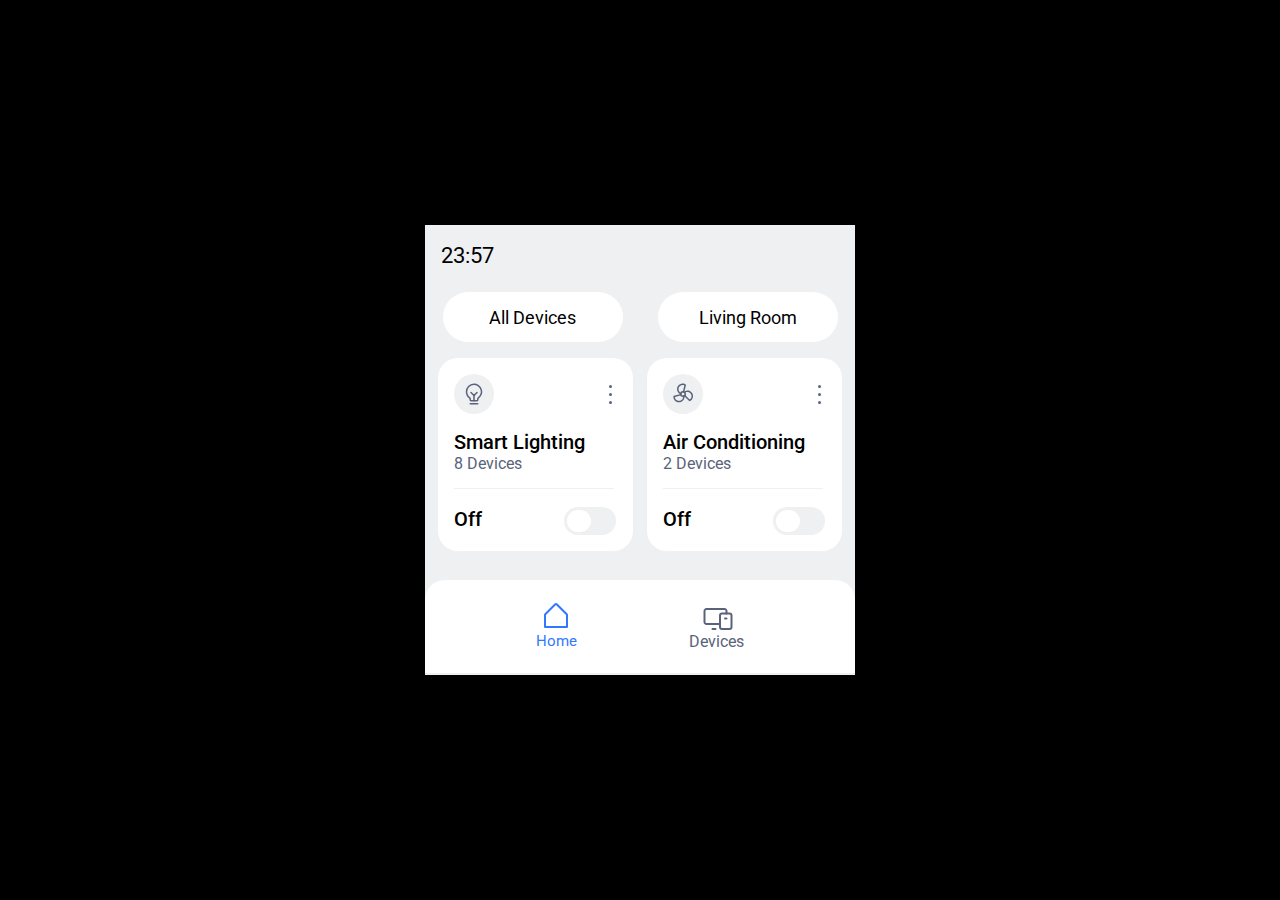
<file: index.html>
<!DOCTYPE html>
<html lang="en">
<head>
    <meta charset="UTF-8">
    <meta name="viewport" content="width=device-width, initial-scale=1.0">
    <link rel="preconnect" href="https://fonts.googleapis.com">
    <link rel="preconnect" href="https://fonts.gstatic.com" crossorigin>
    <link href="https://fonts.googleapis.com/css2?family=Roboto:ital,wght@0,100;0,300;0,400;0,500;0,700;0,900;1,100;1,300;1,400;1,500;1,700;1,900&display=swap" rel="stylesheet">
    <link rel="stylesheet" href="css/style.css">
    <title>Smart Home</title>
</head>
<body>
    <div class="wrapper">
        <div class="flex">
            <div id="clock" class="time">9:41</div>
            <div class="list"></div>
            <div class="card">
                <div class="card1">
                    <div class="card-ico">
                        <div class="ico"><svg width="24" height="24" viewBox="0 0 24 24" fill="none" xmlns="http://www.w3.org/2000/svg">
                            <g clip-path="url(#clip0_431_22)">
                            <path d="M8.25 21.75H15.75" stroke-width="1.5" stroke-linecap="round" stroke-linejoin="round"/>
                            <path d="M12 18.75V13.5" stroke-width="1.5" stroke-linecap="round" stroke-linejoin="round"/>
                            <path d="M9 10.5L12 13.5L15 10.5" stroke-width="1.5" stroke-linecap="round" stroke-linejoin="round"/>
                            <path d="M7.37824 15.6565C6.48665 14.96 5.76449 14.0705 5.266 13.0549C4.76751 12.0392 4.50566 10.9238 4.50012 9.79243C4.47762 5.72743 7.75512 2.344 11.8192 2.25025C13.3942 2.2121 14.9412 2.6709 16.2408 3.56156C17.5403 4.45223 18.5264 5.72951 19.0591 7.2122C19.5918 8.69489 19.644 10.3077 19.2084 11.8217C18.7728 13.3358 17.8715 14.6742 16.6323 15.6471C16.359 15.859 16.1375 16.1304 15.9846 16.4407C15.8318 16.7509 15.7516 17.0919 15.7501 17.4377V18.0002C15.7501 18.1992 15.6711 18.3899 15.5304 18.5306C15.3898 18.6712 15.199 18.7502 15.0001 18.7502H9.00012C8.8012 18.7502 8.61044 18.6712 8.46979 18.5306C8.32913 18.3899 8.25012 18.1992 8.25012 18.0002V17.4377C8.24976 17.0941 8.17104 16.7551 8.01996 16.4464C7.86888 16.1377 7.64941 15.8676 7.37824 15.6565Z" stroke-width="1.5" stroke-linecap="round" stroke-linejoin="round"/>
                            </g>
                            <defs>
                            <clipPath id="clip0_431_22">
                            <rect width="24" height="24" fill="white"/>
                            </clipPath>
                            </defs>
                            </svg>
                        </div>
                        <div class="point">
                            <div class="point1"></div>
                            <div class="point2"></div>
                            <div class="point3"></div>
                        </div>
                    </div>
                    <div class="card-text"></div>
                    <div class="line"></div>
                    <div class="button">
                        <div class="on-off-text">Off</div>
                        <div class="on-off">
                            <div class="toggle">
                                <input type="checkbox" class="check">
                                <b class="b switch"></b>
                                <b class="b track"></b>
                              </div>
                        </div>
                    </div>
                </div>
                <div class="card2">
                    <div class="card-ico2">
                        <div class="ico2">
                            <svg width="24" height="24" viewBox="0 0 24 24" fill="none" xmlns="http://www.w3.org/2000/svg">
                                <g clip-path="url(#clip0_431_92)">
                                <path d="M12 14.25C13.2426 14.25 14.25 13.2426 14.25 12C14.25 10.7574 13.2426 9.75 12 9.75C10.7574 9.75 9.75 10.7574 9.75 12C9.75 13.2426 10.7574 14.25 12 14.25Z" stroke-width="1.5" stroke-linecap="round" stroke-linejoin="round"/>
                                <path d="M9.77972 11.6384C9.15627 11.3796 8.59335 10.9942 8.12661 10.5066C7.65987 10.0189 7.29949 9.43964 7.0683 8.80546C6.8371 8.17127 6.74013 7.49599 6.78352 6.82237C6.82691 6.14875 7.00972 5.49149 7.32037 4.8922C7.63102 4.29292 8.06274 3.76468 8.58818 3.34095C9.11363 2.91721 9.72134 2.60721 10.3728 2.43059C11.0243 2.25396 11.7054 2.21456 12.3729 2.31488C13.0404 2.41519 13.6799 2.65304 14.2507 3.01335L12.5472 9.81398" stroke-width="1.5" stroke-linecap="round" stroke-linejoin="round"/>
                                <path d="M12.7973 14.1041C12.8864 14.7741 12.8353 15.4554 12.647 16.1046C12.4588 16.7538 12.1376 17.3567 11.7039 17.8752C11.2702 18.3936 10.7334 18.8162 10.1276 19.1161C9.52183 19.4159 8.86031 19.5866 8.18505 19.6171C7.5098 19.6476 6.83558 19.5374 6.20521 19.2934C5.57483 19.0495 5.00209 18.677 4.52334 18.1999C4.0446 17.7227 3.67032 17.1512 3.42428 16.5216C3.17823 15.892 3.0658 15.2182 3.09413 14.5428L9.83569 12.6172" stroke-width="1.5" stroke-linecap="round" stroke-linejoin="round"/>
                                <path d="M13.4238 10.2576C13.9595 9.8454 14.575 9.54908 15.2313 9.38748C15.8876 9.22588 16.5704 9.20252 17.2362 9.31889C17.902 9.43525 18.5364 9.6888 19.0989 10.0634C19.6615 10.4381 20.1401 10.9256 20.5042 11.4951C20.8682 12.0645 21.1099 12.7035 21.2139 13.3713C21.3178 14.0392 21.2818 14.7214 21.108 15.3746C20.9342 16.0278 20.6265 16.6377 20.2044 17.1656C19.7822 17.6935 19.255 18.1278 18.656 18.441L13.6179 13.566" stroke-width="1.5" stroke-linecap="round" stroke-linejoin="round"/>
                                </g>
                                <defs>
                                <clipPath id="clip0_431_92">
                                <rect width="24" height="24" fill="white"/>
                                </clipPath>
                                </defs>
                            </svg>
                        </div>
                        <div class="point-two">
                            <div class="point1-two"></div>
                            <div class="point2-two"></div>
                            <div class="point3-two"></div>
                        </div>
                    </div>
                    <div class="card-text2"></div>
                    <div class="line2"></div>
                    <div class="button2">
                        <div class="on-off-text2">Off</div>
                        <div class="on-off2">
                            <div class="toggle2">
                                <input type="checkbox" class="check2">
                                <b class="b2 switch2"></b>
                                <b class="b2 track2"></b>
                            </div>
                        </div>
                    </div>
                </div>
            </div>
            <div class="menu">
                <div class="home">
                    <div class="home_ico">
                        <svg width="24" height="25" viewBox="0 0 24 25" xmlns="http://www.w3.org/2000/svg">
                            <path d="M1 23.9998H23V11.9998C23.0001 11.8684 22.9743 11.7384 22.9241 11.617C22.8739 11.4956 22.8003 11.3852 22.7075 11.2923L12.7075 1.29231C12.6146 1.19933 12.5043 1.12557 12.3829 1.07525C12.2615 1.02493 12.1314 0.999023 12 0.999023C11.8686 0.999023 11.7385 1.02493 11.6171 1.07525C11.4957 1.12557 11.3854 1.19933 11.2925 1.29231L1.2925 11.2923C1.19967 11.3852 1.12605 11.4956 1.07586 11.617C1.02568 11.7384 0.999897 11.8684 1 11.9998V23.9998Z" stroke-width="2" stroke-linecap="round" stroke-linejoin="round"/>
                        </svg>
                    </div>
                    <div class="home_text">Home</div>
                </div>
                <div class="devices">
                    <div class="devices_ico">
                        <a href="home.html"><svg width="33" height="32" viewBox="0 0 33 32" fill="none" xmlns="http://www.w3.org/2000/svg">
                            <g clip-path="url(#clip0_412_114)">
                            <path d="M30.5 24V12.5C30.5 11.3954 29.6046 10.5 28.5 10.5H21C19.8954 10.5 19 11.3954 19 12.5V24C19 25.1046 19.8954 26 21 26H28.5C29.6046 26 30.5 25.1046 30.5 24Z" stroke-width="2" stroke-linecap="round" stroke-linejoin="round"/>
                            <path d="M14.5 26H11.5" stroke-width="2" stroke-linecap="round" stroke-linejoin="round"/>
                            <path d="M19 21H5.5C4.96957 21 4.46086 20.7893 4.08579 20.4142C3.71071 20.0391 3.5 19.5304 3.5 19V8C3.5 7.46957 3.71071 6.96086 4.08579 6.58579C4.46086 6.21071 4.96957 6 5.5 6H23.5C24.0304 6 24.5391 6.21071 24.9142 6.58579C25.2893 6.96086 25.5 7.46957 25.5 8V10.5" stroke-width="2" stroke-linecap="round" stroke-linejoin="round"/>
                            <path d="M24 15.5H25.5" stroke-width="2" stroke-linecap="round" stroke-linejoin="round"/>
                            </g>
                            <defs>
                            <clipPath id="clip0_412_114">
                            <rect width="32" height="32" fill="white" transform="translate(0.5)"/>
                            </clipPath>
                            </defs>
                        </svg></a>
                    </div>
                    <div class="devices_text">Devices</div>
                </div>
            </div>
        </div>
    </div>
    <script src="js/data.js"></script>
    <script src="js/time.js"></script>
    <script src="js/checkbox.js"></script>
</body>
</html>
</file>
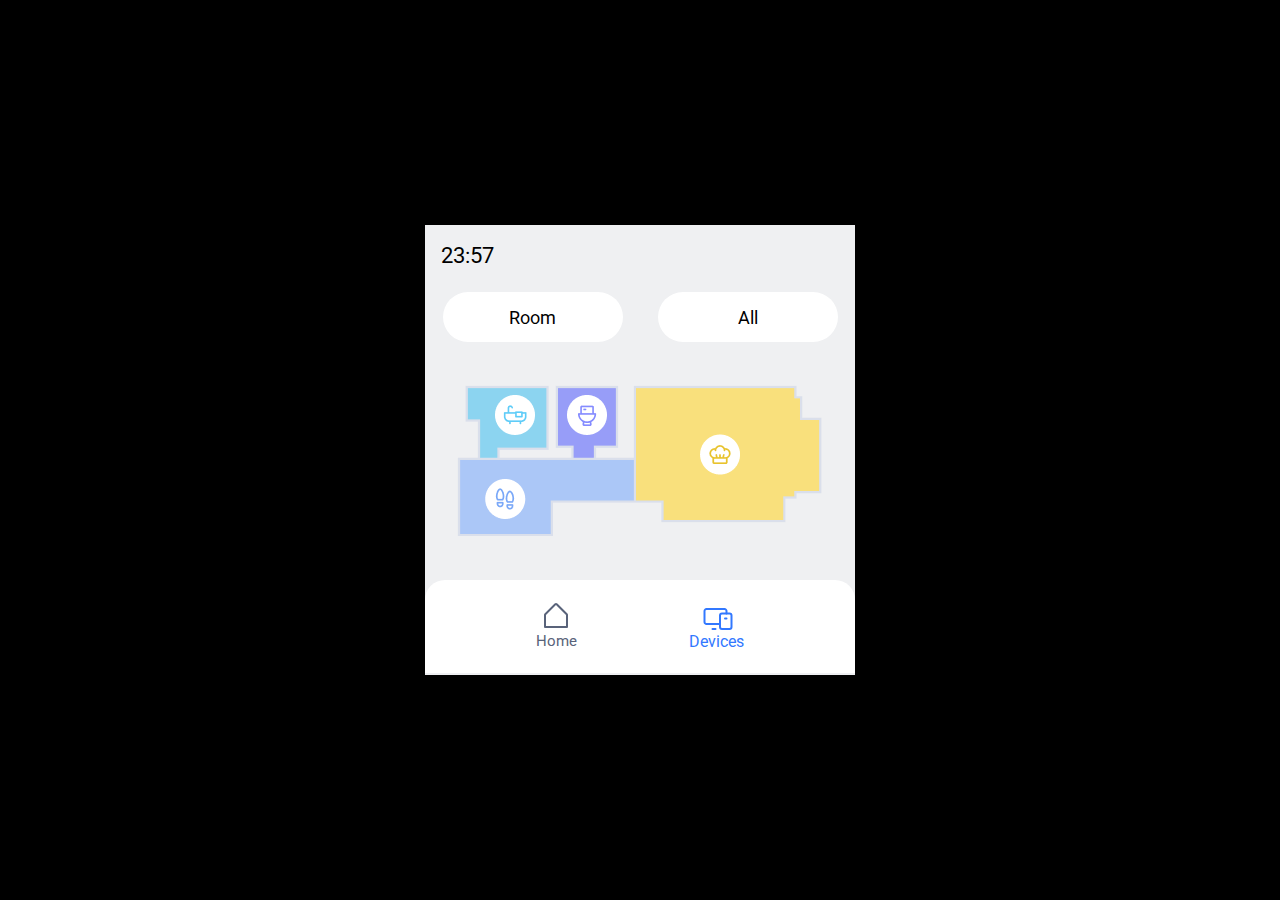
<file: home.html>
<!DOCTYPE html>
<html lang="en">
<head>
    <meta charset="UTF-8">
    <meta name="viewport" content="width=device-width, initial-scale=1.0">
    <link rel="preconnect" href="https://fonts.googleapis.com">
    <link rel="preconnect" href="https://fonts.gstatic.com" crossorigin>
    <link href="https://fonts.googleapis.com/css2?family=Roboto:ital,wght@0,100;0,300;0,400;0,500;0,700;0,900;1,100;1,300;1,400;1,500;1,700;1,900&display=swap" rel="stylesheet">
    <link rel="stylesheet" href="css/home.css">
    <title>Smart Home</title>
</head>
<body>
    <div class="wrapper">
        <div class="flex">
            <div id="clock" class="time">9:41</div>
            <div class="list"></div>
            <div class="card">
                
            </div>
            <div class="menu">
                <div class="home">
                    <div class="home_ico">
                        <a href="index.html"><svg width="24" height="25" viewBox="0 0 24 25" fill="none" xmlns="http://www.w3.org/2000/svg">
                            <path d="M1 23.9998H23V11.9998C23.0001 11.8684 22.9743 11.7384 22.9241 11.617C22.8739 11.4956 22.8003 11.3852 22.7075 11.2923L12.7075 1.29231C12.6146 1.19933 12.5043 1.12557 12.3829 1.07525C12.2615 1.02493 12.1314 0.999023 12 0.999023C11.8686 0.999023 11.7385 1.02493 11.6171 1.07525C11.4957 1.12557 11.3854 1.19933 11.2925 1.29231L1.2925 11.2923C1.19967 11.3852 1.12605 11.4956 1.07586 11.617C1.02568 11.7384 0.999897 11.8684 1 11.9998V23.9998Z" stroke-width="2" stroke-linecap="round" stroke-linejoin="round"/>
                        </svg></a>
                    </div>
                    <div class="home_text">Home</div>
                </div>
                <div class="devices">
                    <div class="devices_ico">
                        <svg width="33" height="32" viewBox="0 0 33 32" fill="none" xmlns="http://www.w3.org/2000/svg">
                            <g clip-path="url(#clip0_412_114)">
                            <path d="M30.5 24V12.5C30.5 11.3954 29.6046 10.5 28.5 10.5H21C19.8954 10.5 19 11.3954 19 12.5V24C19 25.1046 19.8954 26 21 26H28.5C29.6046 26 30.5 25.1046 30.5 24Z" stroke-width="2" stroke-linecap="round" stroke-linejoin="round"/>
                            <path d="M14.5 26H11.5" stroke-width="2" stroke-linecap="round" stroke-linejoin="round"/>
                            <path d="M19 21H5.5C4.96957 21 4.46086 20.7893 4.08579 20.4142C3.71071 20.0391 3.5 19.5304 3.5 19V8C3.5 7.46957 3.71071 6.96086 4.08579 6.58579C4.46086 6.21071 4.96957 6 5.5 6H23.5C24.0304 6 24.5391 6.21071 24.9142 6.58579C25.2893 6.96086 25.5 7.46957 25.5 8V10.5" stroke-width="2" stroke-linecap="round" stroke-linejoin="round"/>
                            <path d="M24 15.5H25.5" stroke-width="2" stroke-linecap="round" stroke-linejoin="round"/>
                            </g>
                            <defs>
                            <clipPath id="clip0_412_114">
                            <rect width="32" height="32" fill="white" transform="translate(0.5)"/>
                            </clipPath>
                            </defs>
                        </svg>
                    </div>
                    <div class="devices_text">Devices</div>
                </div>
            </div>
        </div>
    </div>
    <script src="js/data_home.js"></script>
    <script src="js/time.js"></script>
</body>
</html>
</file>
<file: css/style.css>
*{
    font-family: "Roboto", sans-serif;
    font-weight: 400;
    font-style: normal;
}

body{
    background-color: black;
    margin: 0 auto;
    display: flex;
    justify-content: center;
    margin-top: 50vh;
    transform: translateY(-50%);
}

.wrapper{
    width: 430px;
    height: 450px;
    background-color: #EFF0F2;
}

.flex{
    display: flex;
    flex-direction: column;
}

.list{
    display: flex;
    justify-content: space-around;
}

.list1{
    display: flex;
    justify-content: center;
    align-items: center;
    background-color: white;
}
.list1:hover{
    color: white;
    background-color: #7F85F5;
}
.list2{
    display: flex;
    justify-content: center;
    align-items: center;
    background-color: white;
}
.list2:hover{
    color: white;
    background-color: #7F85F5;
}


/* Верстаем карточку 1 */
.card-ico{
    display: flex;
    align-items: center;
    margin-left: 16px;
}
.card{
    display: flex;
    justify-content: space-evenly;
    margin-top: 16px;
}
.card1{
    width: 195px;
    height: 193px;
    background-color: white;
    border-radius: 20px;
}
.ico{
    display: flex;
    justify-content: center;
    align-items: center;
    stroke: #59637A;
}
.point{
    display: flex;
    flex-direction: column;
}
.b {
    display: block;
}
 /*Верстаем переключатель*/
.toggle {
    position: absolute;
    width: 52px;
    height: 28px;
    border-radius: 100px;
    background-color: #EFF0F2;
    overflow: hidden;
}
.check {
    position: absolute;
    display: block;
    cursor: pointer;
    top: 0;
    left: 0;
    width: 100%;
    height: 100%;
    opacity: 0;
    z-index: 6;
}
.check:checked ~ .track {
    box-shadow: inset 0 0 0 20px #7F85F5;
}
.check:checked ~ .switch {
    right: 3px;
    left: 25px;
    transition: .35s cubic-bezier(0.785, 0.135, 0.150, 0.860);
    transition-property: left, right;
    transition-delay: .05s, 0s;
}
.switch {
    position: absolute;
    left: 3px;
    top: 3px;
    bottom: 3px;
    right: 25px;
    background-color: #fff;
    border-radius: 36px;
    z-index: 1;
    transition: .35s cubic-bezier(0.785, 0.135, 0.150, 0.860);
    transition-property: left, right;
    transition-delay: 0s, .05s;
}
.track {
    position: absolute;
    left: 0;
    top: 0;
    right: 0;
    bottom: 0;
    transition: .35s cubic-bezier(0.785, 0.135, 0.150, 0.860);
    border-radius: 40px;
}
.button{
    display: flex;
    margin-top: 18px;
    margin-left: 16px;
}
.on-off{
    position: absolute;
    margin-left: 110px;
}

/* Верстаем карточку 2 */
.card-ico2{
    display: flex;
    align-items: center;
    margin-left: 16px;
}
.card2{
    width: 195px;
    height: 193px;
    background-color: white;
    border-radius: 20px;
}
.ico2{
    display: flex;
    justify-content: center;
    align-items: center;
    stroke: #59637A;
}
.point-two{
    display: flex;
    flex-direction: column;
}
.b2 {
    display: block;
}
 /*Верстаем переключатель*/
.toggle2 {
    position: absolute;
    width: 52px;
    height: 28px;
    border-radius: 100px;
    background-color: #EFF0F2;
    overflow: hidden;
}
.check2 {
    position: absolute;
    display: block;
    cursor: pointer;
    top: 0;
    left: 0;
    width: 100%;
    height: 100%;
    opacity: 0;
    z-index: 6;
}
.check2:checked ~ .track2 {
    box-shadow: inset 0 0 0 20px #7F85F5;
}
.check2:checked ~ .switch2 {
    right: 3px;
    left: 25px;
    transition: .35s cubic-bezier(0.785, 0.135, 0.150, 0.860);
    transition-property: left, right;
    transition-delay: .05s, 0s;
}
.switch2 {
    position: absolute;
    left: 3px;
    top: 3px;
    bottom: 3px;
    right: 25px;
    background-color: #fff;
    border-radius: 36px;
    z-index: 1;
    transition: .35s cubic-bezier(0.785, 0.135, 0.150, 0.860);
    transition-property: left, right;
    transition-delay: 0s, .05s;
}
.track2 {
    position: absolute;
    left: 0;
    top: 0;
    right: 0;
    bottom: 0;
    transition: .35s cubic-bezier(0.785, 0.135, 0.150, 0.860);
    border-radius: 40px;
}
.button2{
    display: flex;
    margin-top: 18px;
    margin-left: 16px;
}
.on-off2{
    position: absolute;
    margin-left: 110px;
}



/* Задаём стили меню */
.menu{
    display: flex;
    justify-content: space-evenly;
    align-items: center;
}
.home_ico{
    fill: white;
    stroke: #3278FF;
    margin-left: 8px;
}
.home_text{
    color: #3278FF;
}
.home{
    cursor: pointer;
    display: flex;
    flex-direction: column;
}
.home_text{
    font-size: 15px;
}
.devices{
    cursor: pointer;
    display: flex;
    flex-direction: column;
}
.devices_ico{
    stroke: #59637A;
    margin-left: 12.5px;
}
.devices_text{
    tab-size: 16px;
    margin-top: -7px;
    color: #59637A;
}
.devices:hover{
    .devices_ico{
        stroke: #3278FF;
    }
    .devices_text{
        color: #3278FF
    }
}
</file>
<file: css/home.css>
*{
    font-family: "Roboto", sans-serif;
    font-weight: 400;
    font-style: normal;
}

body{
    background-color: black;
    margin: 0 auto;
    display: flex;
    justify-content: center;
    margin-top: 50vh;
    transform: translateY(-50%);
}

.wrapper{
    width: 430px;
    height: 450px;
    background-color: #EFF0F2;
}

.flex{
    display: flex;
    flex-direction: column;
}

.list{
    display: flex;
    justify-content: space-around;
}

.list1{
    display: flex;
    justify-content: center;
    align-items: center;
    background-color: white;
}
.list1:hover{
    color: white;
    background-color: #7F85F5;
}
.list2{
    display: flex;
    justify-content: center;
    align-items: center;
    background-color: white;
}
.list2:hover{
    color: white;
    background-color: #7F85F5;
}




.card{
    margin-top: 36px;
    margin-left: 27px;
    margin-bottom: 13px;
    width: 370px;
    height: 160px;
    background-image: url(../img/Group.png);
}




/* Задаём стили меню */
.menu{
    display: flex;
    justify-content: space-evenly;
    align-items: center;
}
.home_ico{
    stroke: #59637A;
    margin-left: 8px;
}
.home_text{
    color: #59637A;
}
.home{
    cursor: pointer;
    display: flex;
    flex-direction: column;
}
.home_text{
    font-size: 15px;
}
.devices{
    cursor: pointer;
    display: flex;
    flex-direction: column;
}
.devices_ico{
    stroke: #3278FF;
    margin-left: 12.5px;
}
.devices_text{
    tab-size: 16px;
    margin-top: -7px;
    color: #3278FF;
}
.home:hover{
    .home_ico{
        stroke: #3278FF;
    }
    .home_text{
        color: #3278FF
    }
}
</file>
